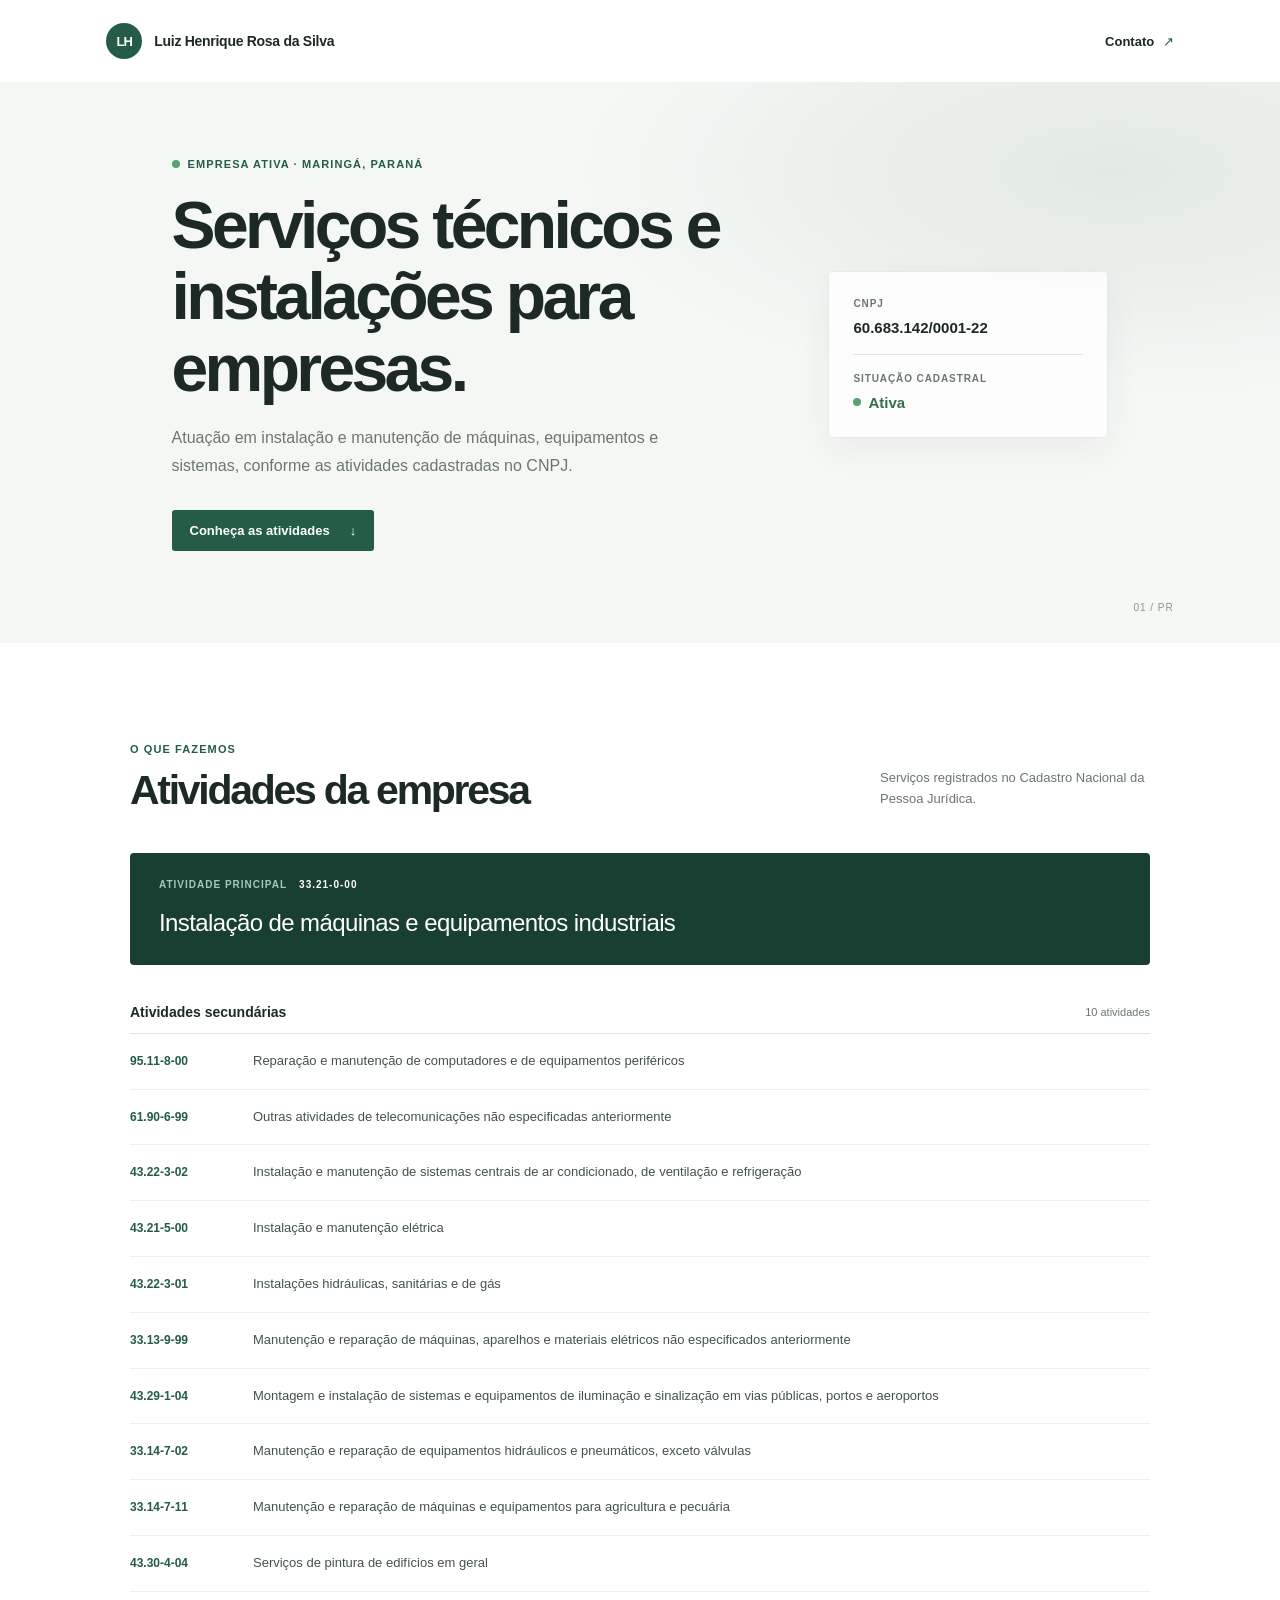
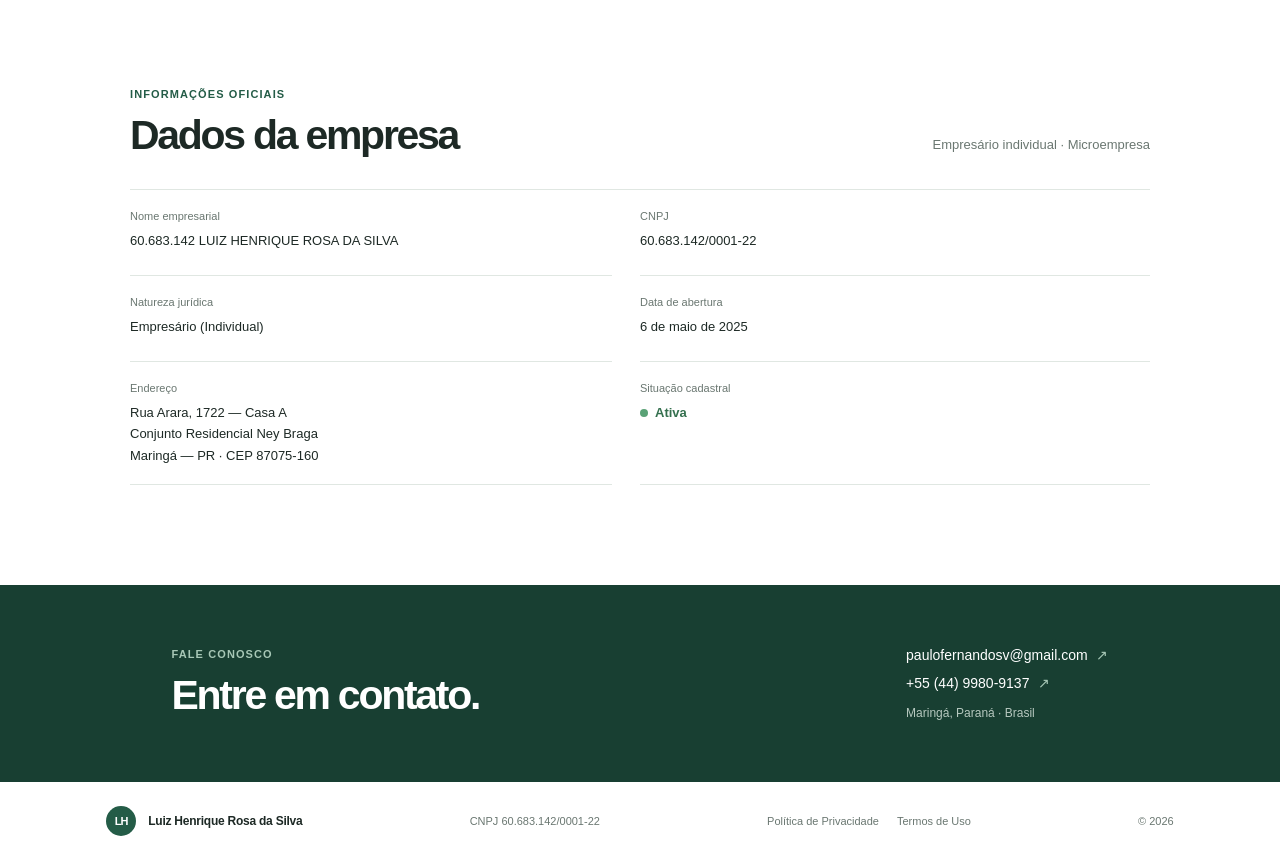
<file: index.html>
<!doctype html>
<html lang="pt-BR">
  <head>
    <meta charset="UTF-8" />
    <meta name="viewport" content="width=device-width, initial-scale=1" />
    <meta name="robots" content="noindex, nofollow" />
    <meta
      name="description"
      content="Informações institucionais e atividades da empresa Luiz Henrique Rosa da Silva, CNPJ 60.683.142/0001-22."
    />
    <meta name="theme-color" content="#f5f7f5" />
    <title>Luiz Henrique Rosa da Silva | Serviços técnicos</title>
    <link rel="stylesheet" href="./styles.css" />
  </head>
  <body>
    <header class="site-header">
      <a class="brand" href="#inicio" aria-label="Luiz Henrique Rosa da Silva — início">
        <span class="brand-mark" aria-hidden="true">LH</span>
        <span class="brand-name">Luiz Henrique Rosa da Silva</span>
      </a>
      <nav class="header-nav" aria-label="Navegação principal">
        <a class="header-link" href="#contato">Contato <span aria-hidden="true">↗</span></a>
      </nav>
    </header>

    <main>
      <section class="hero" id="inicio">
        <div class="hero-content">
          <p class="eyebrow"><span class="status-dot"></span> Empresa ativa · Maringá, Paraná</p>
          <h1>Serviços técnicos e instalações para empresas.</h1>
          <p class="hero-description">
            Atuação em instalação e manutenção de máquinas, equipamentos e sistemas,
            conforme as atividades cadastradas no CNPJ.
          </p>
          <a class="primary-link" href="#atividades">
            Conheça as atividades <span aria-hidden="true">↓</span>
          </a>
        </div>
        <div class="hero-aside" aria-label="Dados cadastrais">
          <span class="aside-label">CNPJ</span>
          <strong>60.683.142/0001-22</strong>
          <span class="aside-divider"></span>
          <span class="aside-label">Situação cadastral</span>
          <strong class="active-status"><span class="status-dot"></span> Ativa</strong>
        </div>
        <span class="hero-index" aria-hidden="true">01 / PR</span>
      </section>

      <section class="activities section-wrap" id="atividades">
        <div class="section-heading">
          <div>
            <p class="eyebrow">O que fazemos</p>
            <h2>Atividades da empresa</h2>
          </div>
          <p class="section-intro">
            Serviços registrados no Cadastro Nacional da Pessoa Jurídica.
          </p>
        </div>

        <article class="main-activity">
          <span class="activity-code">ATIVIDADE PRINCIPAL <span>33.21-0-00</span></span>
          <h3>Instalação de máquinas e equipamentos industriais</h3>
        </article>

        <div class="secondary-heading">
          <h3>Atividades secundárias</h3>
          <span>10 atividades</span>
        </div>
        <ul class="activity-list">
          <li><span>95.11-8-00</span><p>Reparação e manutenção de computadores e de equipamentos periféricos</p></li>
          <li><span>61.90-6-99</span><p>Outras atividades de telecomunicações não especificadas anteriormente</p></li>
          <li><span>43.22-3-02</span><p>Instalação e manutenção de sistemas centrais de ar condicionado, de ventilação e refrigeração</p></li>
          <li><span>43.21-5-00</span><p>Instalação e manutenção elétrica</p></li>
          <li><span>43.22-3-01</span><p>Instalações hidráulicas, sanitárias e de gás</p></li>
          <li><span>33.13-9-99</span><p>Manutenção e reparação de máquinas, aparelhos e materiais elétricos não especificados anteriormente</p></li>
          <li><span>43.29-1-04</span><p>Montagem e instalação de sistemas e equipamentos de iluminação e sinalização em vias públicas, portos e aeroportos</p></li>
          <li><span>33.14-7-02</span><p>Manutenção e reparação de equipamentos hidráulicos e pneumáticos, exceto válvulas</p></li>
          <li><span>33.14-7-11</span><p>Manutenção e reparação de máquinas e equipamentos para agricultura e pecuária</p></li>
          <li><span>43.30-4-04</span><p>Serviços de pintura de edifícios em geral</p></li>
        </ul>
      </section>

      <section class="company section-wrap" id="empresa">
        <div class="section-heading">
          <div>
            <p class="eyebrow">Informações oficiais</p>
            <h2>Dados da empresa</h2>
          </div>
          <p class="section-intro">Empresário individual · Microempresa</p>
        </div>
        <dl class="company-details">
          <div><dt>Nome empresarial</dt><dd>60.683.142 LUIZ HENRIQUE ROSA DA SILVA</dd></div>
          <div><dt>CNPJ</dt><dd>60.683.142/0001-22</dd></div>
          <div><dt>Natureza jurídica</dt><dd>Empresário (Individual)</dd></div>
          <div><dt>Data de abertura</dt><dd>6 de maio de 2025</dd></div>
          <div><dt>Endereço</dt><dd>Rua Arara, 1722 — Casa A<br />Conjunto Residencial Ney Braga<br />Maringá — PR · CEP 87075-160</dd></div>
          <div><dt>Situação cadastral</dt><dd><span class="active-status"><span class="status-dot"></span> Ativa</span></dd></div>
        </dl>
      </section>

      <section class="contact" id="contato">
        <div class="contact-inner">
          <div>
            <p class="eyebrow">Fale conosco</p>
            <h2>Entre em contato.</h2>
          </div>
          <div class="contact-details">
            <a href="mailto:paulofernandosv@gmail.com">paulofernandosv@gmail.com <span aria-hidden="true">↗</span></a>
            <a href="tel:+554499809137">+55 (44) 9980-9137 <span aria-hidden="true">↗</span></a>
            <p>Maringá, Paraná · Brasil</p>
          </div>
        </div>
      </section>
    </main>

    <footer class="site-footer">
      <a class="brand footer-brand" href="#inicio">
        <span class="brand-mark" aria-hidden="true">LH</span>
        <span class="brand-name">Luiz Henrique Rosa da Silva</span>
      </a>
      <span>CNPJ 60.683.142/0001-22</span>
      <nav class="footer-links" aria-label="Informações legais">
        <a href="./politica-de-privacidade.html">Política de Privacidade</a>
        <a href="./termos-de-uso.html">Termos de Uso</a>
      </nav>
      <span>© 2026</span>
    </footer>
  </body>
</html>
</file>
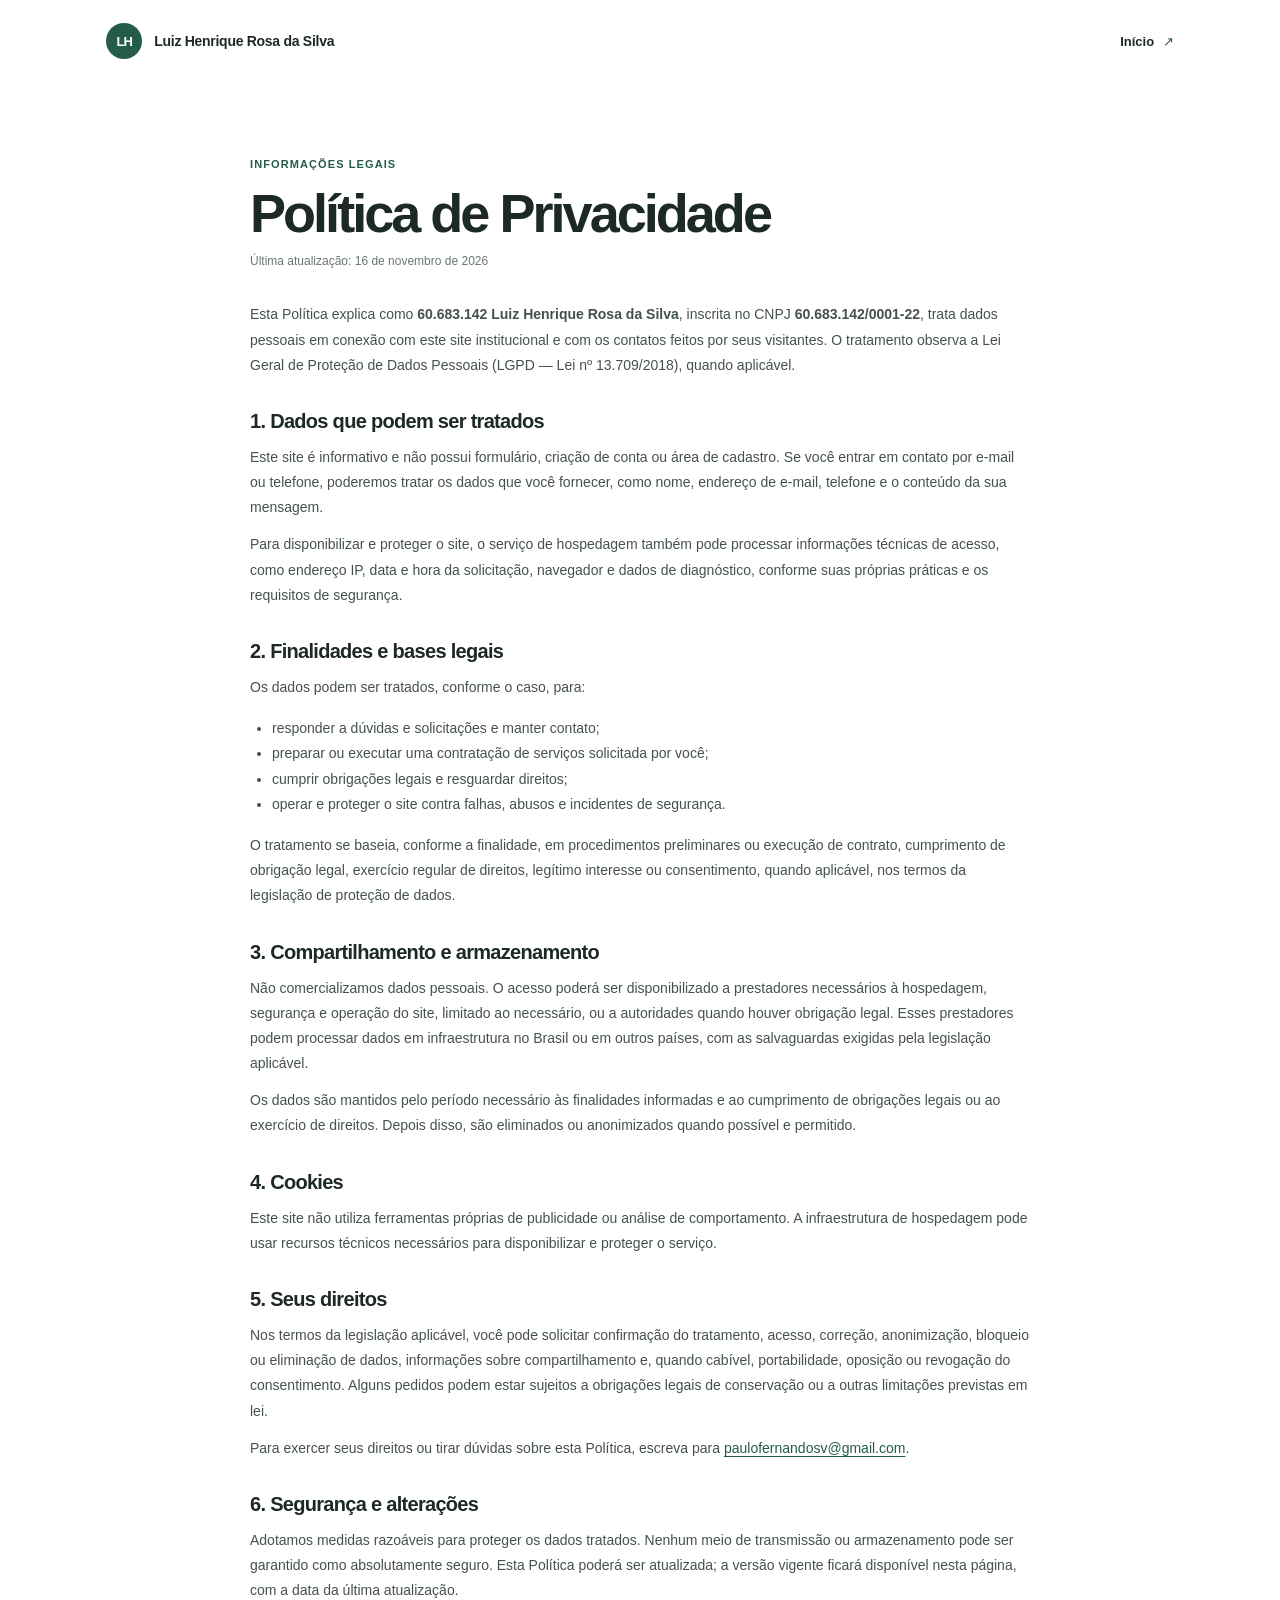
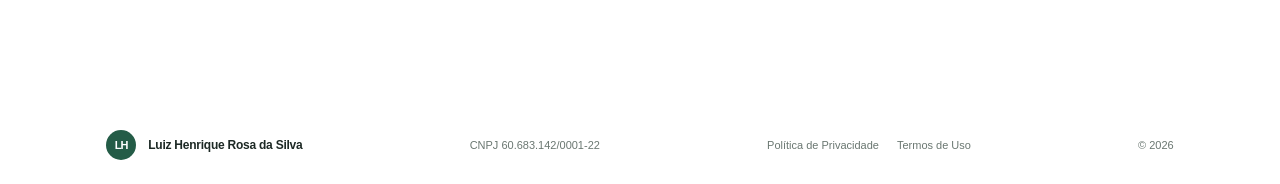
<file: politica-de-privacidade.html>
<!doctype html>
<html lang="pt-BR">
  <head>
    <meta charset="UTF-8" />
    <meta name="viewport" content="width=device-width, initial-scale=1" />
    <meta name="robots" content="noindex, nofollow" />
    <meta
      name="description"
      content="Política de Privacidade da empresa Luiz Henrique Rosa da Silva, CNPJ 60.683.142/0001-22."
    />
    <meta name="theme-color" content="#f5f7f5" />
    <title>Política de Privacidade | Luiz Henrique Rosa da Silva</title>
    <link rel="stylesheet" href="./styles.css" />
  </head>
  <body>
    <header class="site-header">
      <a class="brand" href="./index.html" aria-label="Luiz Henrique Rosa da Silva — início">
        <span class="brand-mark" aria-hidden="true">LH</span>
        <span class="brand-name">Luiz Henrique Rosa da Silva</span>
      </a>
      <nav class="header-nav" aria-label="Navegação principal">
        <a class="header-link" href="./index.html">Início <span aria-hidden="true">↗</span></a>
      </nav>
    </header>

    <main class="legal-page">
      <p class="eyebrow">Informações legais</p>
      <h1>Política de Privacidade</h1>
      <p class="legal-updated">Última atualização: 16 de novembro de 2026</p>
      <p>
        Esta Política explica como <strong>60.683.142 Luiz Henrique Rosa da Silva</strong>,
        inscrita no CNPJ <strong>60.683.142/0001-22</strong>, trata dados pessoais em
        conexão com este site institucional e com os contatos feitos por seus visitantes.
        O tratamento observa a Lei Geral de Proteção de Dados Pessoais (LGPD — Lei nº
        13.709/2018), quando aplicável.
      </p>

      <section>
        <h2>1. Dados que podem ser tratados</h2>
        <p>
          Este site é informativo e não possui formulário, criação de conta ou área de
          cadastro. Se você entrar em contato por e-mail ou telefone, poderemos tratar os
          dados que você fornecer, como nome, endereço de e-mail, telefone e o conteúdo da
          sua mensagem.
        </p>
        <p>
          Para disponibilizar e proteger o site, o serviço de hospedagem também pode
          processar informações técnicas de acesso, como endereço IP, data e hora da
          solicitação, navegador e dados de diagnóstico, conforme suas próprias práticas
          e os requisitos de segurança.
        </p>
      </section>

      <section>
        <h2>2. Finalidades e bases legais</h2>
        <p>Os dados podem ser tratados, conforme o caso, para:</p>
        <ul>
          <li>responder a dúvidas e solicitações e manter contato;</li>
          <li>preparar ou executar uma contratação de serviços solicitada por você;</li>
          <li>cumprir obrigações legais e resguardar direitos;</li>
          <li>operar e proteger o site contra falhas, abusos e incidentes de segurança.</li>
        </ul>
        <p>
          O tratamento se baseia, conforme a finalidade, em procedimentos preliminares ou
          execução de contrato, cumprimento de obrigação legal, exercício regular de
          direitos, legítimo interesse ou consentimento, quando aplicável, nos termos da
          legislação de proteção de dados.
        </p>
      </section>

      <section>
        <h2>3. Compartilhamento e armazenamento</h2>
        <p>
          Não comercializamos dados pessoais. O acesso poderá ser disponibilizado a
          prestadores necessários à hospedagem, segurança e operação do site, limitado ao
          necessário, ou a autoridades quando houver obrigação legal. Esses prestadores
          podem processar dados em infraestrutura no Brasil ou em outros países, com as
          salvaguardas exigidas pela legislação aplicável.
        </p>
        <p>
          Os dados são mantidos pelo período necessário às finalidades informadas e ao
          cumprimento de obrigações legais ou ao exercício de direitos. Depois disso, são
          eliminados ou anonimizados quando possível e permitido.
        </p>
      </section>

      <section>
        <h2>4. Cookies</h2>
        <p>
          Este site não utiliza ferramentas próprias de publicidade ou análise de
          comportamento. A infraestrutura de hospedagem pode usar recursos técnicos
          necessários para disponibilizar e proteger o serviço.
        </p>
      </section>

      <section>
        <h2>5. Seus direitos</h2>
        <p>
          Nos termos da legislação aplicável, você pode solicitar confirmação do
          tratamento, acesso, correção, anonimização, bloqueio ou eliminação de dados,
          informações sobre compartilhamento e, quando cabível, portabilidade, oposição
          ou revogação do consentimento. Alguns pedidos podem estar sujeitos a obrigações
          legais de conservação ou a outras limitações previstas em lei.
        </p>
        <p>
          Para exercer seus direitos ou tirar dúvidas sobre esta Política, escreva para
          <a href="mailto:paulofernandosv@gmail.com">paulofernandosv@gmail.com</a>.
        </p>
      </section>

      <section>
        <h2>6. Segurança e alterações</h2>
        <p>
          Adotamos medidas razoáveis para proteger os dados tratados. Nenhum meio de
          transmissão ou armazenamento pode ser garantido como absolutamente seguro.
          Esta Política poderá ser atualizada; a versão vigente ficará disponível nesta
          página, com a data da última atualização.
        </p>
      </section>
    </main>

    <footer class="site-footer legal-footer">
      <a class="brand footer-brand" href="./index.html">
        <span class="brand-mark" aria-hidden="true">LH</span>
        <span class="brand-name">Luiz Henrique Rosa da Silva</span>
      </a>
      <span>CNPJ 60.683.142/0001-22</span>
      <nav class="footer-links" aria-label="Informações legais">
        <a href="./politica-de-privacidade.html" aria-current="page">Política de Privacidade</a>
        <a href="./termos-de-uso.html">Termos de Uso</a>
      </nav>
      <span>© 2026</span>
    </footer>
  </body>
</html>
</file>
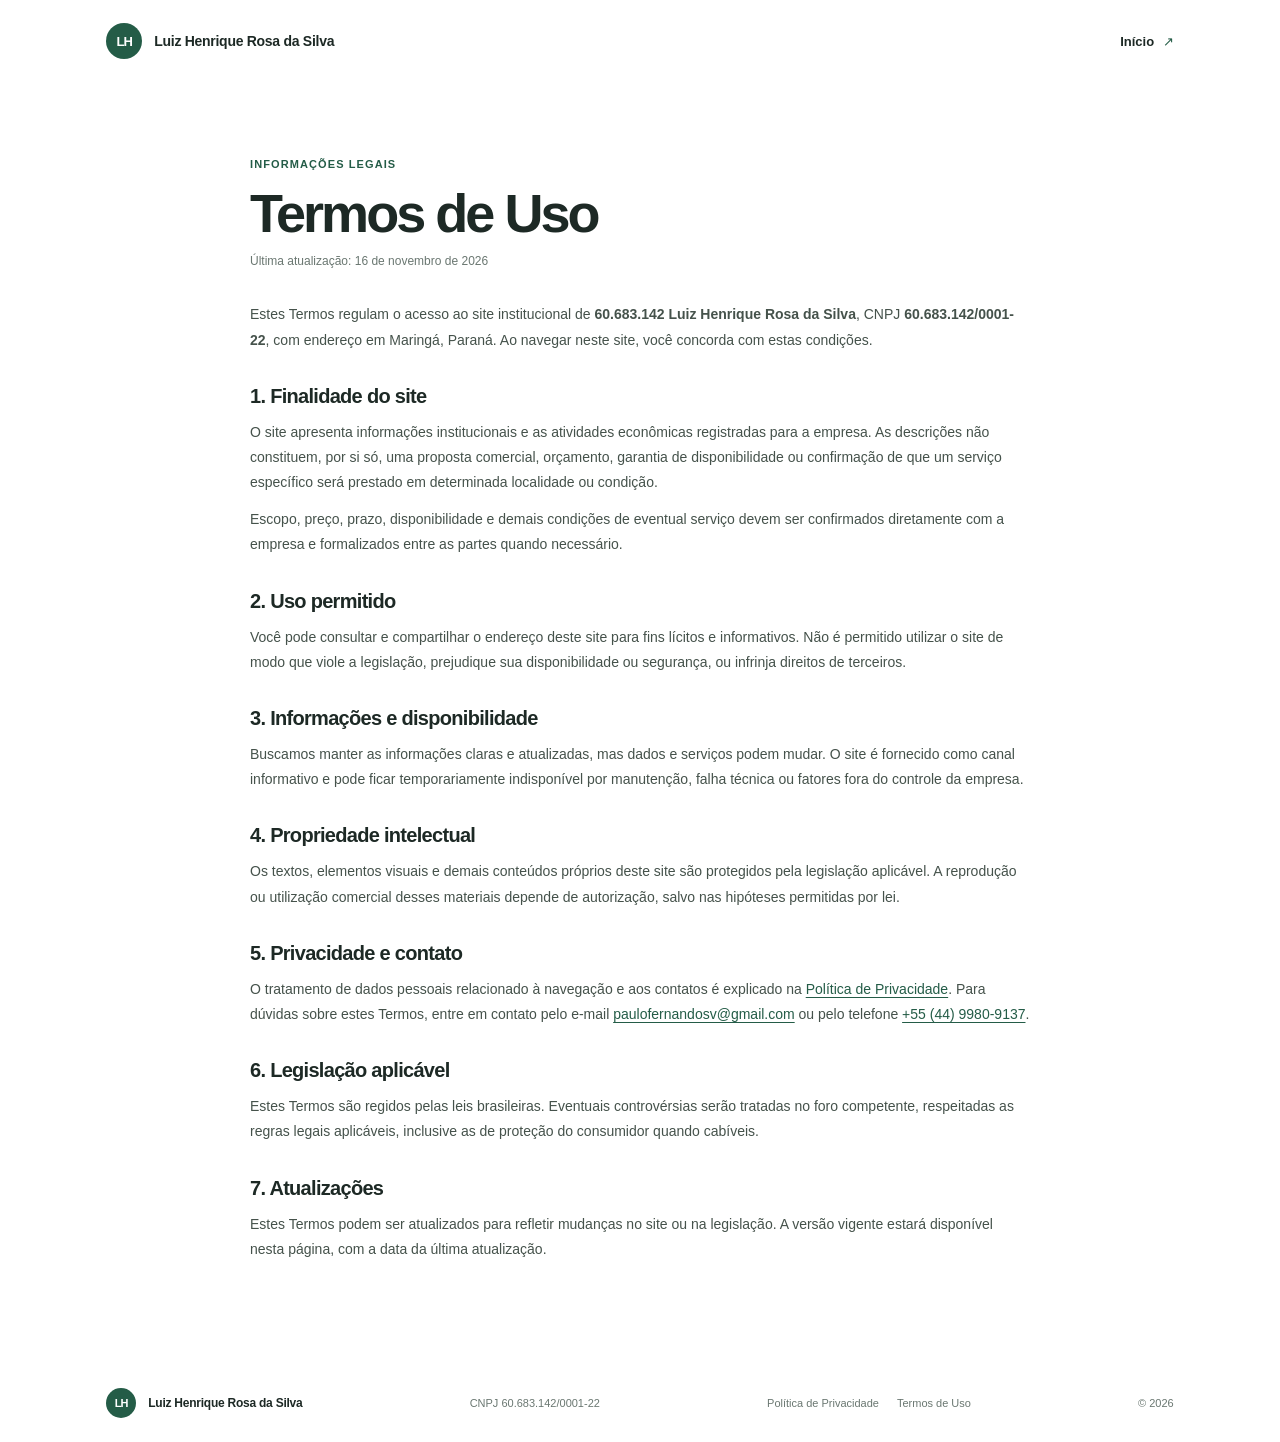
<file: termos-de-uso.html>
<!doctype html>
<html lang="pt-BR">
  <head>
    <meta charset="UTF-8" />
    <meta name="viewport" content="width=device-width, initial-scale=1" />
    <meta name="robots" content="noindex, nofollow" />
    <meta
      name="description"
      content="Termos de Uso do site institucional de Luiz Henrique Rosa da Silva, CNPJ 60.683.142/0001-22."
    />
    <meta name="theme-color" content="#f5f7f5" />
    <title>Termos de Uso | Luiz Henrique Rosa da Silva</title>
    <link rel="stylesheet" href="./styles.css" />
  </head>
  <body>
    <header class="site-header">
      <a class="brand" href="./index.html" aria-label="Luiz Henrique Rosa da Silva — início">
        <span class="brand-mark" aria-hidden="true">LH</span>
        <span class="brand-name">Luiz Henrique Rosa da Silva</span>
      </a>
      <nav class="header-nav" aria-label="Navegação principal">
        <a class="header-link" href="./index.html">Início <span aria-hidden="true">↗</span></a>
      </nav>
    </header>

    <main class="legal-page">
      <p class="eyebrow">Informações legais</p>
      <h1>Termos de Uso</h1>
      <p class="legal-updated">Última atualização: 16 de novembro de 2026</p>
      <p>
        Estes Termos regulam o acesso ao site institucional de
        <strong>60.683.142 Luiz Henrique Rosa da Silva</strong>, CNPJ
        <strong>60.683.142/0001-22</strong>, com endereço em Maringá, Paraná. Ao navegar
        neste site, você concorda com estas condições.
      </p>

      <section>
        <h2>1. Finalidade do site</h2>
        <p>
          O site apresenta informações institucionais e as atividades econômicas
          registradas para a empresa. As descrições não constituem, por si só, uma
          proposta comercial, orçamento, garantia de disponibilidade ou confirmação de
          que um serviço específico será prestado em determinada localidade ou condição.
        </p>
        <p>
          Escopo, preço, prazo, disponibilidade e demais condições de eventual serviço
          devem ser confirmados diretamente com a empresa e formalizados entre as partes
          quando necessário.
        </p>
      </section>

      <section>
        <h2>2. Uso permitido</h2>
        <p>
          Você pode consultar e compartilhar o endereço deste site para fins lícitos e
          informativos. Não é permitido utilizar o site de modo que viole a legislação,
          prejudique sua disponibilidade ou segurança, ou infrinja direitos de terceiros.
        </p>
      </section>

      <section>
        <h2>3. Informações e disponibilidade</h2>
        <p>
          Buscamos manter as informações claras e atualizadas, mas dados e serviços podem
          mudar. O site é fornecido como canal informativo e pode ficar temporariamente
          indisponível por manutenção, falha técnica ou fatores fora do controle da
          empresa.
        </p>
      </section>

      <section>
        <h2>4. Propriedade intelectual</h2>
        <p>
          Os textos, elementos visuais e demais conteúdos próprios deste site são
          protegidos pela legislação aplicável. A reprodução ou utilização comercial
          desses materiais depende de autorização, salvo nas hipóteses permitidas por lei.
        </p>
      </section>

      <section>
        <h2>5. Privacidade e contato</h2>
        <p>
          O tratamento de dados pessoais relacionado à navegação e aos contatos é
          explicado na
          <a href="./politica-de-privacidade.html">Política de Privacidade</a>.
          Para dúvidas sobre estes Termos, entre em contato pelo e-mail
          <a href="mailto:paulofernandosv@gmail.com">paulofernandosv@gmail.com</a>
          ou pelo telefone <a href="tel:+554499809137">+55 (44) 9980-9137</a>.
        </p>
      </section>

      <section>
        <h2>6. Legislação aplicável</h2>
        <p>
          Estes Termos são regidos pelas leis brasileiras. Eventuais controvérsias serão
          tratadas no foro competente, respeitadas as regras legais aplicáveis, inclusive
          as de proteção do consumidor quando cabíveis.
        </p>
      </section>

      <section>
        <h2>7. Atualizações</h2>
        <p>
          Estes Termos podem ser atualizados para refletir mudanças no site ou na
          legislação. A versão vigente estará disponível nesta página, com a data da
          última atualização.
        </p>
      </section>
    </main>

    <footer class="site-footer legal-footer">
      <a class="brand footer-brand" href="./index.html">
        <span class="brand-mark" aria-hidden="true">LH</span>
        <span class="brand-name">Luiz Henrique Rosa da Silva</span>
      </a>
      <span>CNPJ 60.683.142/0001-22</span>
      <nav class="footer-links" aria-label="Informações legais">
        <a href="./politica-de-privacidade.html">Política de Privacidade</a>
        <a href="./termos-de-uso.html" aria-current="page">Termos de Uso</a>
      </nav>
      <span>© 2026</span>
    </footer>
  </body>
</html>
</file>
<file: styles.css>
:root {
  color-scheme: light;
  --ink: #1d2925;
  --muted: #6a7771;
  --green: #245c47;
  --green-dark: #183f32;
  --paper: #f5f7f5;
  --line: #e0e7e2;
  font-family: "Segoe UI", "Helvetica Neue", sans-serif;
  font-synthesis: none;
  text-rendering: optimizeLegibility;
  -webkit-font-smoothing: antialiased;
  -moz-osx-font-smoothing: grayscale;
  scroll-behavior: smooth;
}

* {
  box-sizing: border-box;
}

body {
  margin: 0;
  color: var(--ink);
  background: #fff;
}

a {
  color: inherit;
}

.site-header,
.site-footer {
  display: flex;
  align-items: center;
  justify-content: space-between;
  padding: 0 8.3%;
}

.site-header {
  height: 82px;
  background: #fff;
}

.brand {
  display: inline-flex;
  align-items: center;
  gap: 12px;
  text-decoration: none;
}

.brand-mark {
  display: grid;
  width: 36px;
  height: 36px;
  place-items: center;
  color: #fff;
  background: var(--green);
  border-radius: 50%;
  font-family: "Segoe UI", "Helvetica Neue", sans-serif;
  font-size: 13px;
  font-weight: 700;
  letter-spacing: -0.07em;
}

.brand-name {
  font-size: 14px;
  font-weight: 600;
  letter-spacing: -0.02em;
}

.header-link {
  color: var(--ink);
  font-size: 13px;
  font-weight: 600;
  text-decoration: none;
}

.footer-links {
  display: flex;
  flex-wrap: wrap;
  gap: 8px 18px;
}

.footer-links a {
  color: var(--muted);
  text-decoration: none;
}

.footer-links a:hover,
.header-link:hover {
  color: var(--green);
}

.header-link span,
.contact-details a span {
  margin-left: 5px;
  color: var(--green);
}

.hero {
  position: relative;
  display: grid;
  min-height: 490px;
  grid-template-columns: minmax(0, 1fr) 280px;
  align-items: center;
  gap: 7%;
  padding: 76px 13.4% 92px;
  overflow: hidden;
  background:
    radial-gradient(ellipse at 87% 16%, rgb(91 130 106 / 12%), transparent 34%),
    var(--paper);
}

.hero-content {
  max-width: 650px;
}

.eyebrow {
  display: flex;
  align-items: center;
  gap: 8px;
  margin: 0 0 20px;
  color: var(--green);
  font-size: 11px;
  font-weight: 700;
  letter-spacing: 0.1em;
  text-transform: uppercase;
}

.status-dot {
  display: inline-block;
  width: 8px;
  height: 8px;
  flex: 0 0 auto;
  border-radius: 50%;
  background: #5aa276;
}

h1,
h2,
h3,
p {
  margin-top: 0;
}

h1,
h2 {
  font-family: "Segoe UI", "Helvetica Neue", sans-serif;
  letter-spacing: -0.055em;
}

h1 {
  max-width: 650px;
  margin-bottom: 20px;
  font-size: clamp(42px, 5.2vw, 66px);
  font-weight: 600;
  line-height: 1.08;
}

.hero-description {
  max-width: 490px;
  margin-bottom: 30px;
  color: var(--muted);
  font-size: 16px;
  line-height: 1.75;
}

.primary-link {
  display: inline-flex;
  align-items: center;
  gap: 20px;
  padding: 13px 18px;
  color: #fff;
  background: var(--green);
  border-radius: 3px;
  font-size: 13px;
  font-weight: 600;
  text-decoration: none;
  transition: background 160ms ease;
}

.primary-link:hover {
  background: var(--green-dark);
}

.hero-aside {
  display: flex;
  flex-direction: column;
  gap: 10px;
  padding: 26px 24px;
  background: rgb(255 255 255 / 78%);
  border: 1px solid #e6ebe7;
  border-radius: 4px;
  box-shadow: 0 12px 35px rgb(34 54 44 / 5%);
}

.aside-label {
  color: var(--muted);
  font-size: 10px;
  font-weight: 700;
  letter-spacing: 0.09em;
  text-transform: uppercase;
}

.hero-aside strong {
  font-size: 15px;
  font-weight: 600;
}

.aside-divider {
  height: 1px;
  margin: 8px 0;
  background: var(--line);
}

.active-status {
  display: inline-flex;
  align-items: center;
  gap: 7px;
  color: #34704e;
  font-weight: 600;
}

.hero-index {
  position: absolute;
  right: 8.3%;
  bottom: 30px;
  color: #89958e;
  font-size: 10px;
  letter-spacing: 0.1em;
}

.section-wrap {
  width: min(100% - 48px, 1020px);
  margin: 0 auto;
}

.legal-page {
  width: min(100% - 48px, 780px);
  min-height: calc(100vh - 160px);
  margin: 0 auto;
  padding: 76px 0 90px;
}

.legal-page > .eyebrow {
  margin-bottom: 14px;
}

.legal-page > h1 {
  max-width: 720px;
  margin-bottom: 12px;
  font-size: clamp(38px, 5vw, 54px);
}

.legal-updated {
  margin-bottom: 34px;
  color: var(--muted);
  font-size: 12px;
}

.legal-page > p:not(.eyebrow, .legal-updated),
.legal-page section p,
.legal-page li {
  color: #45524b;
  font-size: 14px;
  line-height: 1.8;
}

.legal-page section {
  margin-top: 32px;
}

.legal-page section h2 {
  margin-bottom: 12px;
  font-size: 20px;
  letter-spacing: -0.035em;
}

.legal-page section p {
  margin-bottom: 12px;
}

.legal-page ul {
  padding-left: 22px;
}

.legal-page a:not(.brand) {
  color: var(--green);
  text-underline-offset: 3px;
}

.legal-footer {
  min-height: 88px;
}

.activities {
  padding-top: 100px;
  padding-bottom: 96px;
}

.section-heading {
  display: flex;
  align-items: end;
  justify-content: space-between;
  gap: 30px;
  margin-bottom: 39px;
}

.section-heading .eyebrow,
.contact .eyebrow {
  margin-bottom: 12px;
}

h2 {
  margin-bottom: 0;
  font-size: clamp(30px, 3.2vw, 42px);
  font-weight: 600;
  line-height: 1.15;
}

.section-intro {
  max-width: 270px;
  margin-bottom: 4px;
  color: var(--muted);
  font-size: 13px;
  line-height: 1.65;
}

.main-activity {
  padding: 26px 29px 28px;
  color: #fff;
  background: var(--green-dark);
  border-radius: 4px;
}

.activity-code {
  display: flex;
  align-items: center;
  gap: 12px;
  color: #a7c7b6;
  font-size: 10px;
  font-weight: 700;
  letter-spacing: 0.1em;
}

.activity-code span {
  color: #fff;
}

.main-activity h3 {
  margin: 19px 0 0;
  font-family: "Segoe UI", "Helvetica Neue", sans-serif;
  font-size: clamp(18px, 2.2vw, 24px);
  font-weight: 500;
  letter-spacing: -0.025em;
}

.secondary-heading {
  display: flex;
  align-items: center;
  justify-content: space-between;
  margin: 39px 0 0;
  padding-bottom: 13px;
  border-bottom: 1px solid var(--line);
}

.secondary-heading h3 {
  margin: 0;
  font-size: 14px;
  font-weight: 600;
}

.secondary-heading span {
  color: var(--muted);
  font-size: 11px;
}

.activity-list {
  margin: 0;
  padding: 0;
  list-style: none;
}

.activity-list li {
  display: grid;
  grid-template-columns: 105px minmax(0, 1fr);
  gap: 18px;
  align-items: baseline;
  padding: 17px 0;
  border-bottom: 1px solid #edf0ed;
}

.activity-list li > span {
  color: var(--green);
  font-size: 12px;
  font-weight: 600;
}

.activity-list p {
  margin: 0;
  color: #45524b;
  font-size: 13px;
  line-height: 1.6;
}

.company {
  padding-top: 0;
  padding-bottom: 100px;
}

.company .section-heading {
  margin-bottom: 30px;
}

.company-details {
  display: grid;
  grid-template-columns: 1fr 1fr;
  margin: 0;
  border-top: 1px solid var(--line);
}

.company-details > div {
  min-height: 86px;
  padding: 20px 20px 18px 0;
  border-bottom: 1px solid var(--line);
}

.company-details > div:nth-child(odd) {
  margin-right: 28px;
}

.company-details dt {
  margin-bottom: 8px;
  color: var(--muted);
  font-size: 11px;
}

.company-details dd {
  margin: 0;
  font-size: 13px;
  font-weight: 500;
  line-height: 1.65;
}

.contact {
  padding: 62px 13.4%;
  color: #fff;
  background: var(--green-dark);
}

.contact-inner {
  display: flex;
  align-items: center;
  justify-content: space-between;
  gap: 40px;
  width: min(100%, 1020px);
  margin: 0 auto;
}

.contact .eyebrow {
  color: #a7c7b6;
}

.contact-details {
  display: flex;
  flex-direction: column;
  align-items: flex-start;
  gap: 12px;
}

.contact-details a {
  font-size: 14px;
  text-decoration: none;
}

.contact-details a span {
  color: #a7c7b6;
}

.contact-details p {
  margin: 3px 0 0;
  color: #b6c8bf;
  font-size: 12px;
}

.site-footer {
  min-height: 78px;
  gap: 20px;
  color: var(--muted);
  background: #fff;
  font-size: 11px;
}

.footer-brand {
  color: var(--ink);
}

.footer-brand .brand-mark {
  width: 30px;
  height: 30px;
  font-size: 11px;
}

.footer-brand .brand-name {
  font-size: 12px;
}

@media (max-width: 760px) {
  .site-header,
  .site-footer {
    padding-right: 6%;
    padding-left: 6%;
  }

  .site-header {
    height: 70px;
  }

  .brand-name {
    font-size: 12px;
  }

  .hero {
    min-height: auto;
    grid-template-columns: 1fr;
    gap: 35px;
    padding: 70px 8% 85px;
  }

  .hero-aside {
    max-width: 360px;
  }

  .hero-index {
    right: 8%;
  }

  .activities {
    padding-top: 74px;
    padding-bottom: 75px;
  }

  .legal-page {
    min-height: calc(100vh - 140px);
    padding: 58px 0 68px;
  }

  .section-heading {
    align-items: flex-start;
    flex-direction: column;
    gap: 13px;
    margin-bottom: 28px;
  }

  .section-intro {
    max-width: 390px;
  }

  .company {
    padding-bottom: 75px;
  }

  .contact {
    padding: 52px 8%;
  }

  .contact-inner {
    align-items: flex-start;
    flex-direction: column;
    gap: 30px;
  }
}

@media (max-width: 480px) {
  .header-link {
    font-size: 12px;
  }

  h1 {
    font-size: 42px;
  }

  .activity-list li {
    grid-template-columns: 1fr;
    gap: 6px;
    padding: 15px 0;
  }

  .company-details {
    grid-template-columns: 1fr;
  }

  .company-details > div:nth-child(odd) {
    margin-right: 0;
  }

  .site-footer {
    min-height: 92px;
    flex-wrap: wrap;
    justify-content: space-between;
    gap: 10px 16px;
    padding-top: 17px;
    padding-bottom: 17px;
  }

  .footer-brand {
    flex: 0 0 100%;
  }

  .footer-links {
    flex: 1 1 100%;
  }
}

@media (prefers-reduced-motion: reduce) {
  *,
  *::before,
  *::after {
    scroll-behavior: auto !important;
    transition-duration: 0.01ms !important;
  }
}
</file>
